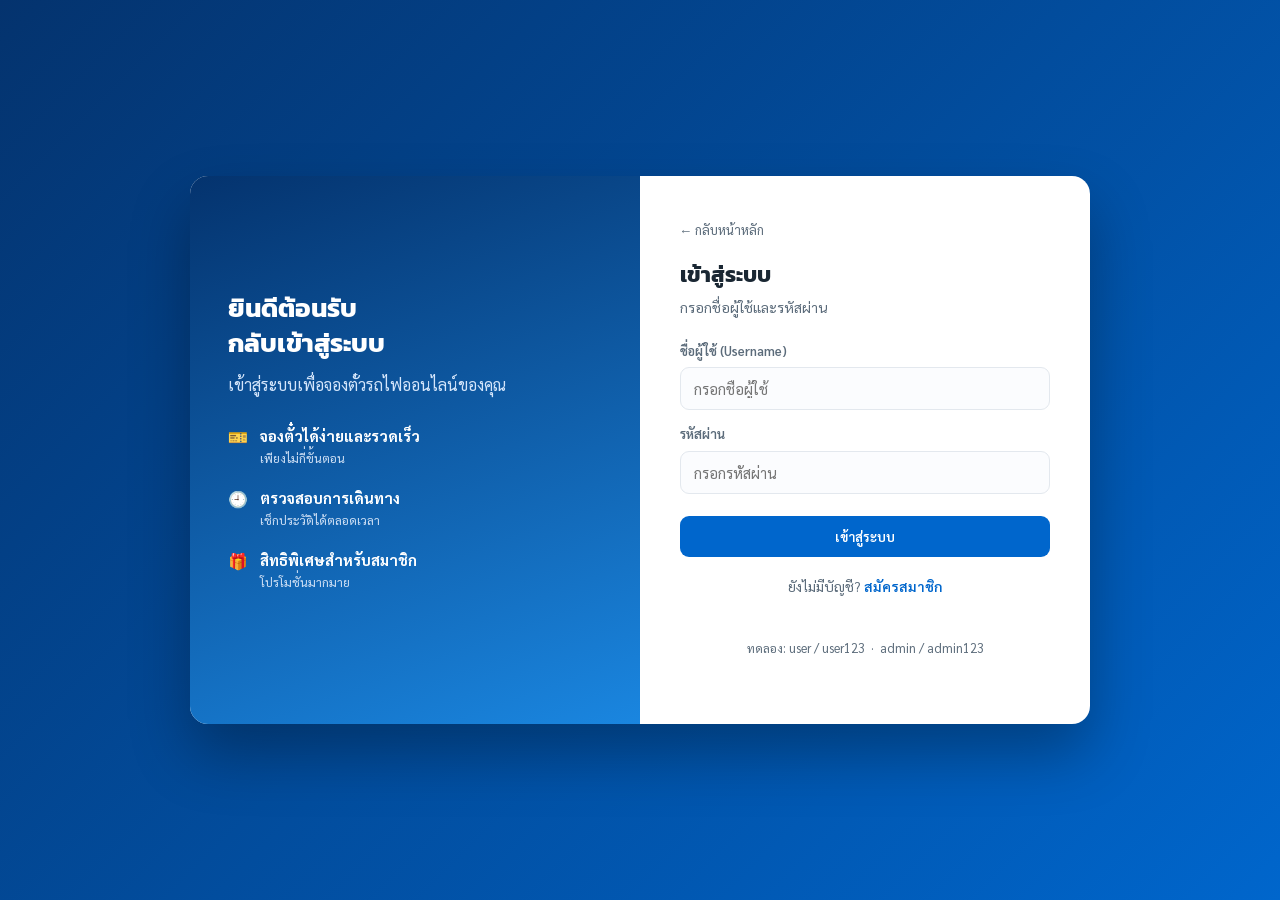
<file: TrainBook.API/wwwroot/booking.html>
<!DOCTYPE html>
<html lang="th">
<head>
<meta charset="UTF-8">
<meta name="viewport" content="width=device-width, initial-scale=1.0">
<title>ข้อมูลผู้โดยสารและชำระเงิน - TrainBook</title>
<link href="https://fonts.googleapis.com/css2?family=Sarabun:wght@300;400;500;600;700&family=Kanit:wght@500;600;700&display=swap" rel="stylesheet">
<link rel="stylesheet" href="css/style.css">
</head>
<body data-page="booking">
<nav class="navbar"><div class="container">
  <a class="logo" href="index.html">🚆 TrainBook</a>
  <ul class="nav-links">
    <li><a href="index.html">หน้าแรก</a></li>
    <li><a href="history.html">ประวัติการจอง</a></li>
    <li><a href="#" id="authLink" class="btn-nav">เข้าสู่ระบบ</a></li>
  </ul>
</div></nav>

<div class="container page-wrap" style="max-width:820px;">
  <h2 class="page-title">ข้อมูลผู้โดยสารและชำระเงิน</h2>
  <div class="card" style="background:#eaf3fd;border-color:#cfe0f5;font-size:14px;" id="tripInfo"></div>

  <div class="card">
    <h3 style="font-family:'Kanit';margin-bottom:14px;">ข้อมูลผู้โดยสาร</h3>
    <div id="passengerForms"></div>
  </div>

  <div class="card">
    <h3 style="font-family:'Kanit';margin-bottom:14px;">วิธีชำระเงิน</h3>
    <div class="pay-option sel" data-method="บัตรเครดิต/เดบิต">💳 <div><b>บัตรเครดิต / เดบิต</b><div style="font-size:12px;color:var(--ink-soft);">Visa, Mastercard, JCB</div></div></div>
    <div class="pay-option" data-method="Mobile Banking">🏦 <div><b>Mobile Banking</b><div style="font-size:12px;color:var(--ink-soft);">ธนาคารชั้นนำ</div></div></div>
    <div class="pay-option" data-method="QR PromptPay">🔳 <div><b>QR Code PromptPay</b><div style="font-size:12px;color:var(--ink-soft);">สแกนจ่าย</div></div></div>
  </div>

  <div class="card" style="display:flex;justify-content:space-between;align-items:center;">
    <div><span style="color:var(--ink-soft);">ยอดชำระทั้งหมด</span><div style="font-size:24px;font-weight:700;color:var(--primary);" id="total">0 บาท</div></div>
    <button class="btn-primary" id="confirmBtn">💳 ยืนยันและชำระเงิน</button>
  </div>
</div>

<footer>© 2024-2026 TrainBook</footer>
<script src="js/app.js"></script>
</body>
</html>
</file>
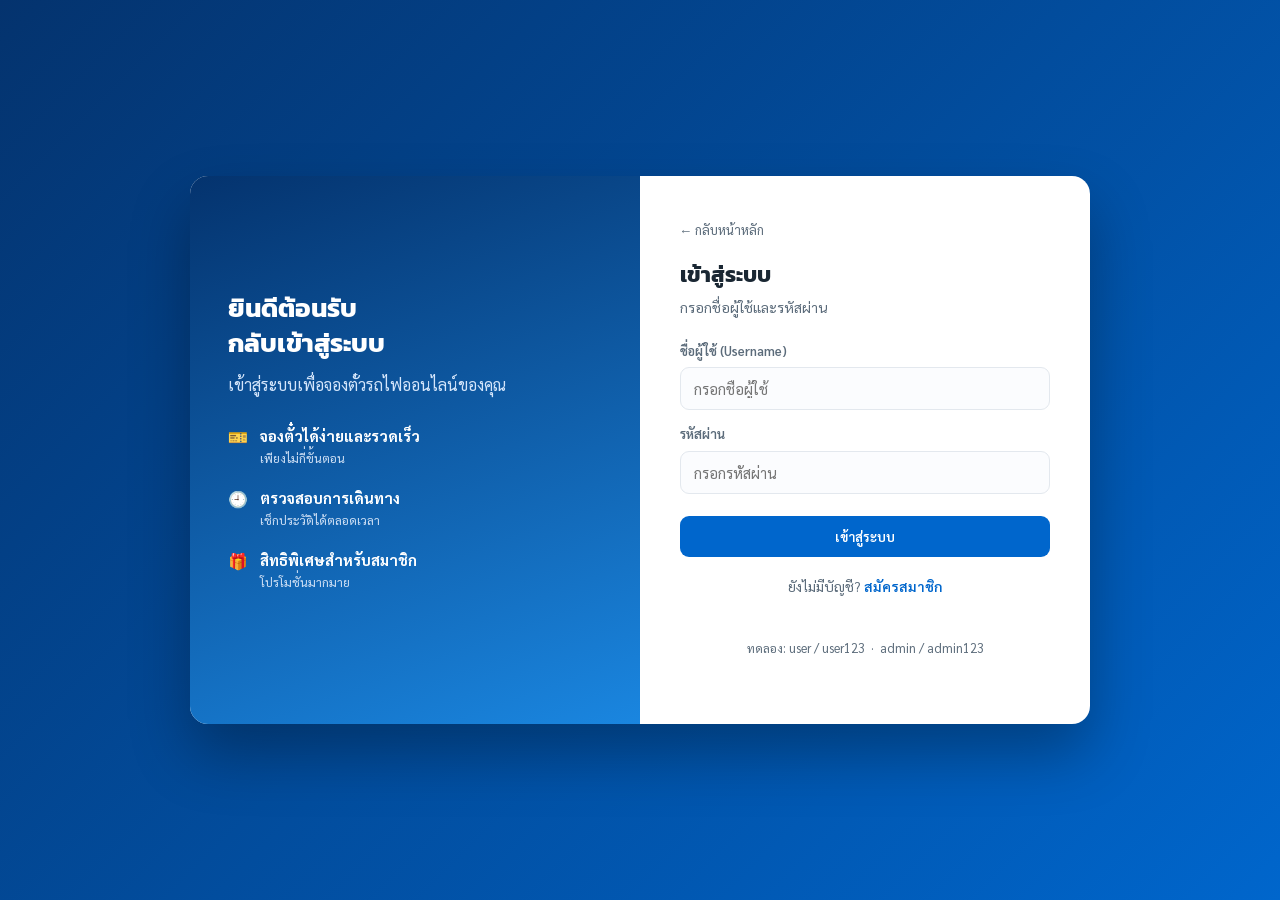
<file: TrainBook.API/wwwroot/login.html>
<!DOCTYPE html>
<html lang="th">
<head>
<meta charset="UTF-8">
<meta name="viewport" content="width=device-width, initial-scale=1.0">
<title>เข้าสู่ระบบ - TrainBook</title>
<link href="https://fonts.googleapis.com/css2?family=Sarabun:wght@300;400;500;600;700&family=Kanit:wght@500;600;700&display=swap" rel="stylesheet">
<link rel="stylesheet" href="css/style.css">
</head>
<body class="auth-page" data-page="login">
  <div class="auth-container">
    <div class="auth-left">
      <h1>ยินดีต้อนรับ<br>กลับเข้าสู่ระบบ</h1>
      <p>เข้าสู่ระบบเพื่อจองตั๋วรถไฟออนไลน์ของคุณ</p>
      <div class="auth-feature"><span>🎫</span><div><h4>จองตั๋วได้ง่ายและรวดเร็ว</h4><p>เพียงไม่กี่ขั้นตอน</p></div></div>
      <div class="auth-feature"><span>🕘</span><div><h4>ตรวจสอบการเดินทาง</h4><p>เช็กประวัติได้ตลอดเวลา</p></div></div>
      <div class="auth-feature"><span>🎁</span><div><h4>สิทธิพิเศษสำหรับสมาชิก</h4><p>โปรโมชั่นมากมาย</p></div></div>
    </div>
    <div class="auth-form-container">
      <a href="index.html" class="back-link">← กลับหน้าหลัก</a>
      <h2>เข้าสู่ระบบ</h2>
      <p>กรอกชื่อผู้ใช้และรหัสผ่าน</p>
      <form id="loginForm">
        <div class="form-group"><label>ชื่อผู้ใช้ (Username)</label><input id="loginUsername" placeholder="กรอกชื่อผู้ใช้" required></div>
        <div class="form-group"><label>รหัสผ่าน</label><input type="password" id="loginPassword" placeholder="กรอกรหัสผ่าน" required></div>
        <button type="submit" class="btn-primary btn-full" style="margin-top:8px;">เข้าสู่ระบบ</button>
      </form>
      <p class="auth-footer">ยังไม่มีบัญชี? <a href="register.html">สมัครสมาชิก</a></p>
      <p class="auth-footer" style="font-size:12.5px;">ทดลอง: user / user123 &nbsp;·&nbsp; admin / admin123</p>
    </div>
  </div>
  <script src="js/app.js"></script>
</body>
</html>
</file>
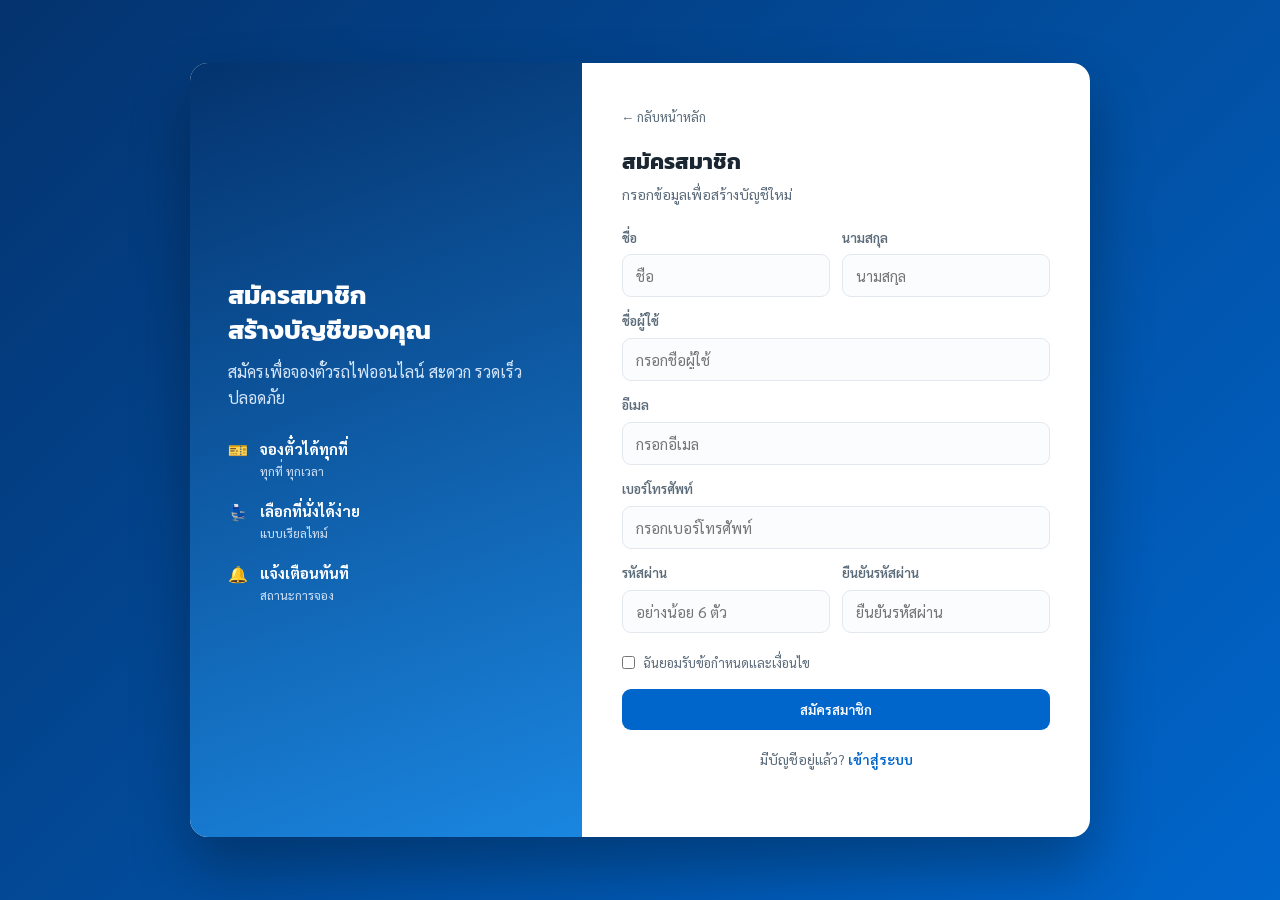
<file: TrainBook.API/wwwroot/register.html>
<!DOCTYPE html>
<html lang="th">
<head>
<meta charset="UTF-8">
<meta name="viewport" content="width=device-width, initial-scale=1.0">
<title>สมัครสมาชิก - TrainBook</title>
<link href="https://fonts.googleapis.com/css2?family=Sarabun:wght@300;400;500;600;700&family=Kanit:wght@500;600;700&display=swap" rel="stylesheet">
<link rel="stylesheet" href="css/style.css">
</head>
<body class="auth-page" data-page="register">
  <div class="auth-container">
    <div class="auth-left">
      <h1>สมัครสมาชิก<br>สร้างบัญชีของคุณ</h1>
      <p>สมัครเพื่อจองตั๋วรถไฟออนไลน์ สะดวก รวดเร็ว ปลอดภัย</p>
      <div class="auth-feature"><span>🎫</span><div><h4>จองตั๋วได้ทุกที่</h4><p>ทุกที่ ทุกเวลา</p></div></div>
      <div class="auth-feature"><span>💺</span><div><h4>เลือกที่นั่งได้ง่าย</h4><p>แบบเรียลไทม์</p></div></div>
      <div class="auth-feature"><span>🔔</span><div><h4>แจ้งเตือนทันที</h4><p>สถานะการจอง</p></div></div>
    </div>
    <div class="auth-form-container">
      <a href="index.html" class="back-link">← กลับหน้าหลัก</a>
      <h2>สมัครสมาชิก</h2>
      <p>กรอกข้อมูลเพื่อสร้างบัญชีใหม่</p>
      <form id="registerForm">
        <div class="form-row-2">
          <div class="form-group"><label>ชื่อ</label><input id="firstName" placeholder="ชื่อ" required></div>
          <div class="form-group"><label>นามสกุล</label><input id="lastName" placeholder="นามสกุล" required></div>
        </div>
        <div class="form-group"><label>ชื่อผู้ใช้</label><input id="username" placeholder="กรอกชื่อผู้ใช้" required></div>
        <div class="form-group"><label>อีเมล</label><input type="email" id="email" placeholder="กรอกอีเมล" required></div>
        <div class="form-group"><label>เบอร์โทรศัพท์</label><input id="phone" placeholder="กรอกเบอร์โทรศัพท์"></div>
        <div class="form-row-2">
          <div class="form-group"><label>รหัสผ่าน</label><input type="password" id="password" placeholder="อย่างน้อย 6 ตัว" required minlength="6"></div>
          <div class="form-group"><label>ยืนยันรหัสผ่าน</label><input type="password" id="confirmPassword" placeholder="ยืนยันรหัสผ่าน" required></div>
        </div>
        <div class="form-checkbox"><input type="checkbox" id="agreeTerms" required><label for="agreeTerms">ฉันยอมรับข้อกำหนดและเงื่อนไข</label></div>
        <button type="submit" class="btn-primary btn-full">สมัครสมาชิก</button>
      </form>
      <p class="auth-footer">มีบัญชีอยู่แล้ว? <a href="login.html">เข้าสู่ระบบ</a></p>
    </div>
  </div>
  <script src="js/app.js"></script>
</body>
</html>
</file>
<file: TrainBook.API/wwwroot/css/style.css>
:root{
  --primary:#0066cc; --primary-dark:#004a99; --accent:#ff9800;
  --bg:#f4f7fb; --surface:#fff; --ink:#1a2733; --ink-soft:#5b6b7a;
  --line:#e3e8ee; --ok:#2e9e6d; --danger:#e24c4c; --wait:#b9740a;
  --radius:12px; --shadow:0 6px 20px rgba(0,102,204,.08);
}
*{box-sizing:border-box;margin:0;padding:0;}
body{font-family:'Sarabun',system-ui,sans-serif;background:var(--bg);color:var(--ink);line-height:1.6;}
a{text-decoration:none;color:inherit;}
img{max-width:100%;display:block;}
button{font-family:inherit;cursor:pointer;border:none;}
.container{max-width:1160px;margin:0 auto;padding:0 20px;}

/* navbar */
.navbar{background:var(--surface);border-bottom:1px solid var(--line);position:sticky;top:0;z-index:50;}
.navbar .container{display:flex;align-items:center;justify-content:space-between;height:66px;}
.logo{display:flex;align-items:center;gap:10px;font-weight:700;font-size:20px;color:var(--primary);}
.nav-links{display:flex;gap:26px;list-style:none;align-items:center;}
.nav-links a{color:var(--ink-soft);font-weight:500;font-size:15px;}
.nav-links a:hover,.nav-links a.active{color:var(--primary);}
.nav-links a.btn-nav{background:var(--primary);color:#fff;padding:8px 18px;border-radius:8px;}

/* hero */
.hero{background:linear-gradient(135deg,#04336e,#0066cc 60%,#1a86e0);color:#fff;padding:60px 0 90px;}
.hero-content{max-width:820px;margin:0 auto;text-align:center;}
.hero h1{font-family:'Kanit',sans-serif;font-size:34px;line-height:1.3;margin-bottom:12px;}
.hero p{color:#d5e6fb;font-size:17px;margin-bottom:30px;}

/* search box */
.search-box{background:var(--surface);border-radius:16px;box-shadow:0 20px 50px rgba(0,0,0,.18);padding:22px;text-align:left;color:var(--ink);}
.search-tabs{display:flex;gap:8px;margin-bottom:16px;}
.tab-btn{background:var(--bg);color:var(--ink-soft);font-weight:600;padding:9px 20px;border-radius:8px;}
.tab-btn.active{background:var(--primary);color:#fff;}
.form-row{display:grid;grid-template-columns:1fr 1fr 1fr 1fr;gap:14px;}
.form-group{display:flex;flex-direction:column;gap:6px;}
.form-group label{font-size:13px;font-weight:600;color:var(--ink-soft);}
.form-group input,.form-group select{border:1.5px solid var(--line);border-radius:9px;padding:11px 13px;font-size:15px;font-family:inherit;background:#fbfcfe;outline:none;}
.form-group input:focus,.form-group select:focus{border-color:var(--primary);background:#fff;}
.btn-search{background:var(--accent);color:#fff;font-weight:700;font-size:16px;padding:13px 30px;border-radius:9px;margin-top:16px;width:100%;}
.btn-search:hover{filter:brightness(.95);}

/* features */
.features{display:grid;grid-template-columns:repeat(4,1fr);gap:20px;padding:50px 0;}
.feature-card{background:var(--surface);border:1px solid var(--line);border-radius:var(--radius);padding:24px;text-align:center;box-shadow:var(--shadow);}
.feature-icon{font-size:34px;margin-bottom:10px;}
.feature-card h3{font-size:16px;margin-bottom:6px;font-family:'Kanit',sans-serif;}
.feature-card p{font-size:13.5px;color:var(--ink-soft);}

/* generic page */
.page-wrap{padding:36px 0 70px;}
.page-title{font-family:'Kanit',sans-serif;font-size:24px;margin-bottom:6px;}
.page-sub{color:var(--ink-soft);margin-bottom:26px;}

/* buttons */
.btn-primary{background:var(--primary);color:#fff;font-weight:600;padding:12px 22px;border-radius:9px;}
.btn-primary:hover{background:var(--primary-dark);}
.btn-full{width:100%;}
.btn-ghost{background:transparent;border:1.5px solid var(--line);color:var(--primary);font-weight:600;padding:10px 18px;border-radius:9px;}

/* cards */
.card{background:var(--surface);border:1px solid var(--line);border-radius:var(--radius);padding:22px;box-shadow:var(--shadow);margin-bottom:16px;}
.train-card{display:flex;justify-content:space-between;align-items:center;gap:18px;flex-wrap:wrap;}
.train-info h3{font-family:'Kanit',sans-serif;font-size:17px;}
.train-time{font-size:22px;font-weight:700;display:flex;align-items:center;gap:12px;}
.train-time small{font-size:12px;color:var(--ink-soft);font-weight:400;}
.class-list{display:flex;gap:10px;flex-wrap:wrap;}
.class-pill{border:1.5px solid var(--line);border-radius:10px;padding:10px 14px;text-align:center;cursor:pointer;transition:.15s;min-width:110px;}
.class-pill:hover{border-color:var(--primary);background:#eaf3fd;}
.class-pill .cn{font-size:12.5px;color:var(--ink-soft);}
.class-pill .cp{font-weight:700;color:var(--primary);font-size:16px;}
.class-pill .cs{font-size:11px;color:var(--ok);}

/* badges */
.badge{font-size:12px;font-weight:600;padding:5px 12px;border-radius:8px;display:inline-block;}
.badge.ok{background:#e4f6ec;color:var(--ok);}
.badge.wait{background:#fff4e0;color:var(--wait);}
.badge.cancel{background:#fbe7e7;color:var(--danger);}

/* auth */
.auth-page{background:linear-gradient(135deg,#04336e,#0066cc);min-height:100vh;display:flex;align-items:center;justify-content:center;padding:24px;}
.auth-container{background:var(--surface);border-radius:18px;overflow:hidden;box-shadow:0 30px 60px rgba(0,0,0,.3);display:grid;grid-template-columns:1fr 1fr;max-width:900px;width:100%;}
.auth-left{background:linear-gradient(160deg,#04336e,#1a86e0);color:#fff;padding:44px 38px;display:flex;flex-direction:column;justify-content:center;}
.auth-left h1{font-family:'Kanit',sans-serif;font-size:26px;line-height:1.35;margin-bottom:12px;}
.auth-left>p{color:#d5e6fb;margin-bottom:26px;}
.auth-feature{display:flex;gap:12px;margin-bottom:18px;}
.auth-feature h4{font-size:15px;}
.auth-feature p{font-size:12.5px;color:#cfe0f5;}
.auth-form-container{padding:44px 40px;display:flex;flex-direction:column;justify-content:center;}
.auth-form-container h2{font-family:'Kanit',sans-serif;font-size:22px;margin-bottom:4px;}
.auth-form-container>p{color:var(--ink-soft);margin-bottom:22px;font-size:14px;}
.auth-form-container .form-group{margin-bottom:14px;}
.form-row-2{display:grid;grid-template-columns:1fr 1fr;gap:12px;}
.form-checkbox{display:flex;align-items:center;gap:8px;font-size:13px;color:var(--ink-soft);margin:6px 0 16px;flex-wrap:wrap;}
.back-link{color:var(--ink-soft);font-size:13px;display:inline-block;margin-bottom:16px;}
.auth-footer{text-align:center;margin-top:18px;font-size:14px;color:var(--ink-soft);}
.auth-footer a,.forgot-password{color:var(--primary);font-weight:600;}

/* ticket */
.ticket{background:linear-gradient(160deg,#04336e,#0066cc);color:#fff;border-radius:16px;padding:28px;max-width:460px;margin:0 auto;box-shadow:var(--shadow);}
.ticket .tk-row{display:flex;justify-content:space-between;padding:8px 0;font-size:14px;border-bottom:1px dashed rgba(255,255,255,.25);}
.ticket .tk-row b{font-weight:700;}
.tk-qr{text-align:center;margin-top:18px;background:#fff;border-radius:12px;padding:14px;}
.tk-qr img{width:170px;margin:0 auto;}

/* toast */
.toast{position:fixed;bottom:26px;left:50%;transform:translateX(-50%) translateY(20px);background:var(--ink);color:#fff;padding:13px 22px;border-radius:10px;opacity:0;pointer-events:none;transition:.25s;z-index:200;}
.toast.show{opacity:1;transform:translateX(-50%) translateY(0);}

/* misc */
.empty{background:var(--surface);border:1px dashed var(--line);border-radius:var(--radius);padding:40px;text-align:center;color:var(--ink-soft);}
.hist-card{display:flex;justify-content:space-between;align-items:center;gap:14px;flex-wrap:wrap;}
.passenger-block{border:1px dashed var(--line);border-radius:10px;padding:16px;margin-bottom:14px;}
.pay-option{display:flex;align-items:center;gap:12px;border:1.5px solid var(--line);border-radius:10px;padding:13px 15px;margin-bottom:10px;cursor:pointer;}
.pay-option.sel{border-color:var(--primary);background:#eaf3fd;}

/* ผังที่นั่ง */
.seat-layout{display:grid;grid-template-columns:1fr 320px;gap:20px;}
@media(max-width:820px){.seat-layout{grid-template-columns:1fr;}}
.seat-map{display:grid;grid-template-columns:repeat(5,46px);gap:10px;justify-content:center;margin:18px auto;}
.seat{width:46px;height:46px;border-radius:9px;border:1.5px solid #BEE3D4;background:#EAF8F1;display:flex;align-items:center;justify-content:center;font-size:12px;font-weight:600;color:var(--ok);cursor:pointer;}
.seat.gap{border:none;background:transparent;cursor:default;}
.seat.taken{background:#EDEFF2;border-color:#D9DDE3;color:#B7BEC7;cursor:not-allowed;}
.seat.sel{background:var(--primary);border-color:var(--primary);color:#fff;}
.seat:not(.taken):not(.gap):hover{border-color:var(--primary);}
.legend{display:flex;gap:16px;justify-content:center;margin-top:12px;font-size:12.5px;color:var(--ink-soft);flex-wrap:wrap;}
.legend span{display:flex;align-items:center;gap:6px;}
.legend i{width:16px;height:16px;border-radius:4px;display:inline-block;}
.legend .lf i{background:#EAF8F1;border:1.5px solid #BEE3D4;}
.legend .ls i{background:var(--primary);}
.legend .lt i{background:#EDEFF2;border:1.5px solid #D9DDE3;}
.seat-chip{display:inline-flex;align-items:center;gap:6px;background:#eaf3fd;color:var(--primary);border-radius:8px;padding:6px 10px;font-size:12.5px;font-weight:600;margin:4px 4px 0 0;}
footer{background:#0b1e3e;color:#b9cbe6;text-align:center;padding:24px;font-size:13px;margin-top:40px;}

@media(max-width:820px){
  .form-row{grid-template-columns:1fr 1fr;}
  .features{grid-template-columns:1fr 1fr;}
  .auth-container{grid-template-columns:1fr;}
  .auth-left{display:none;}
  .nav-links{display:none;}
}
</file>
